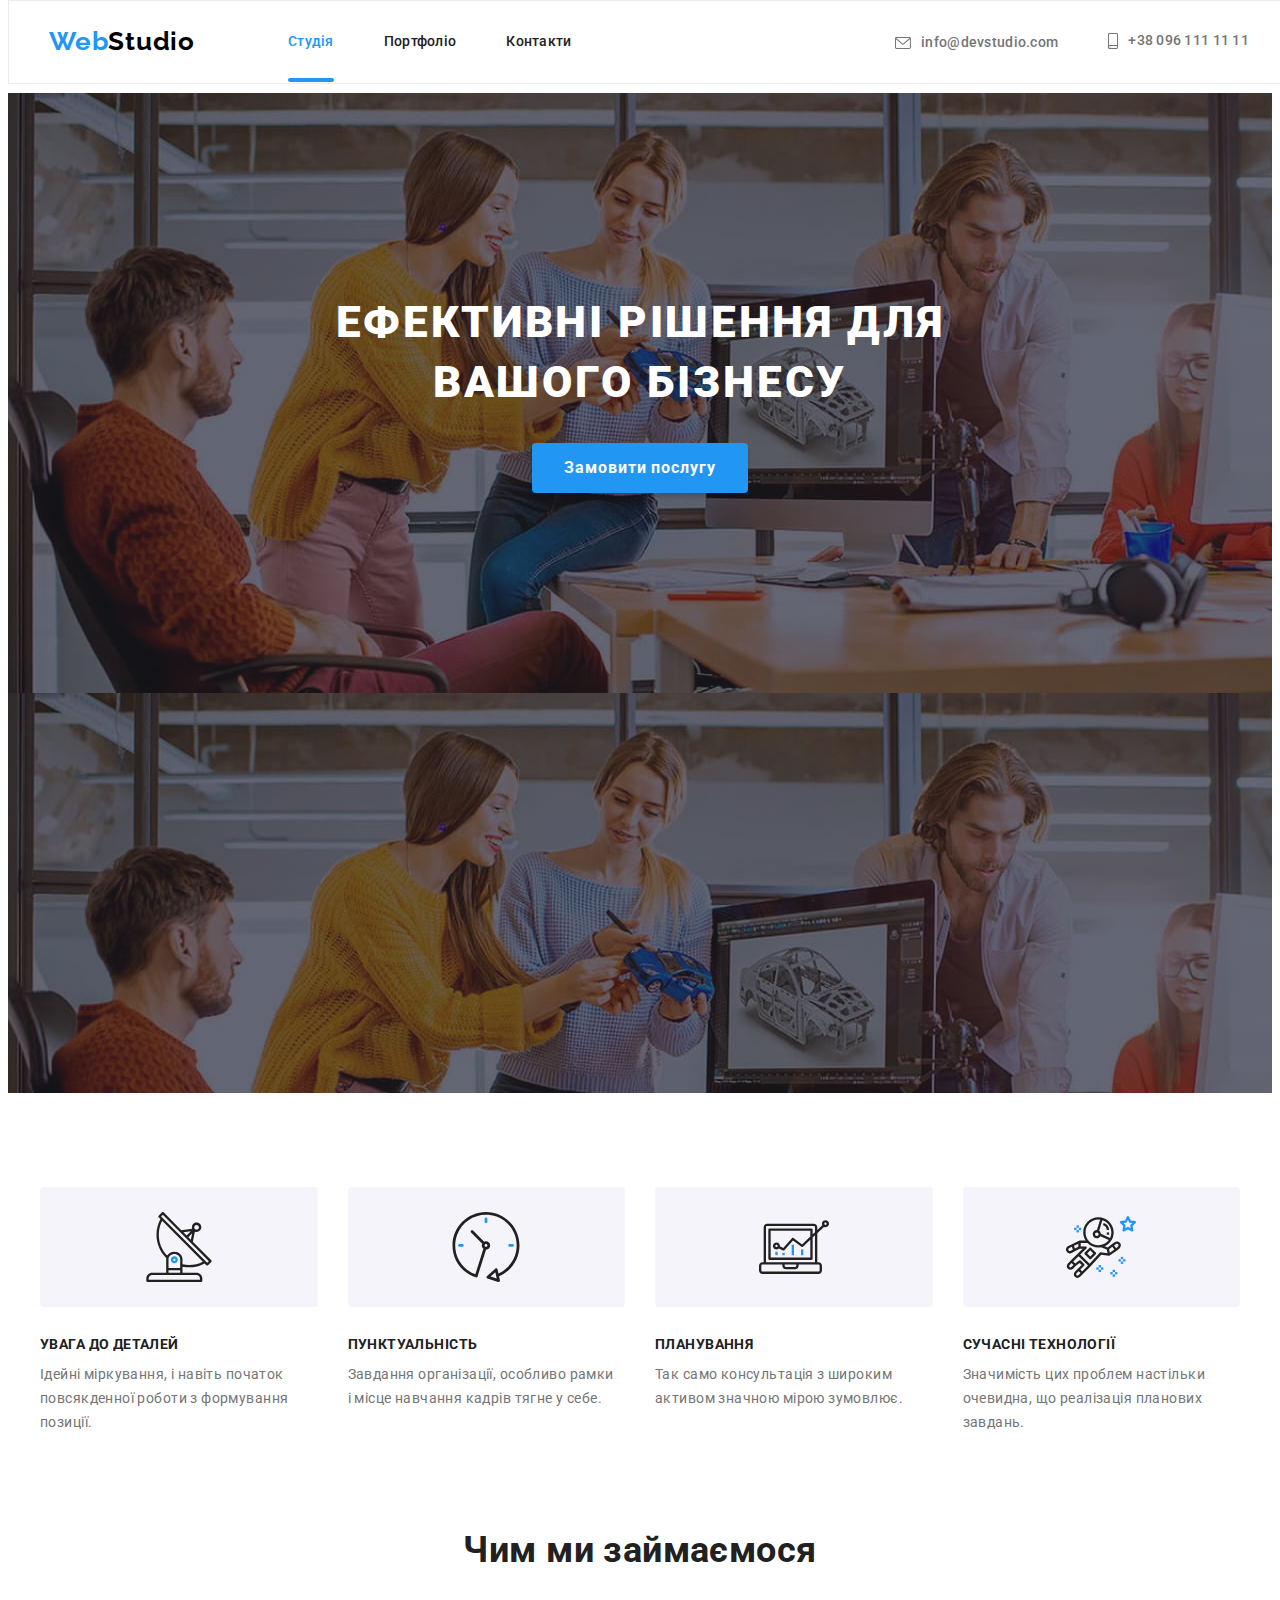
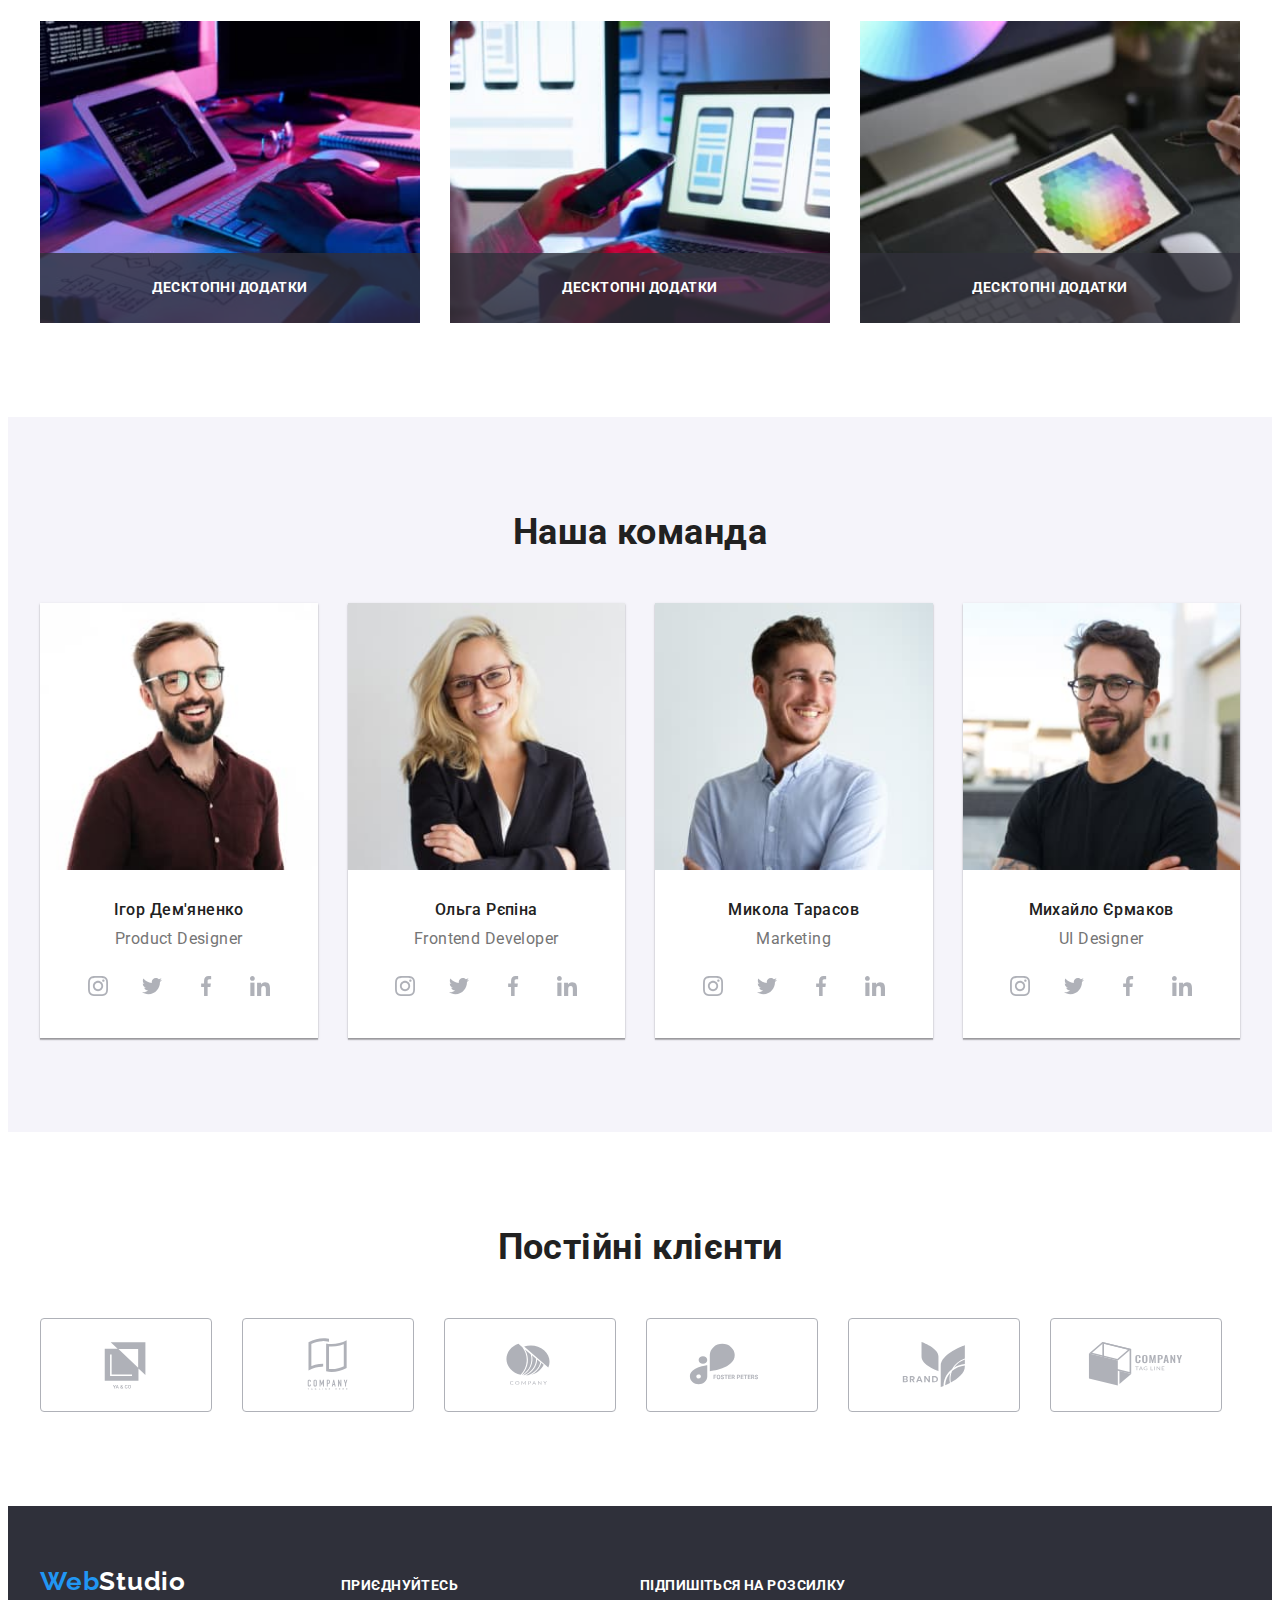
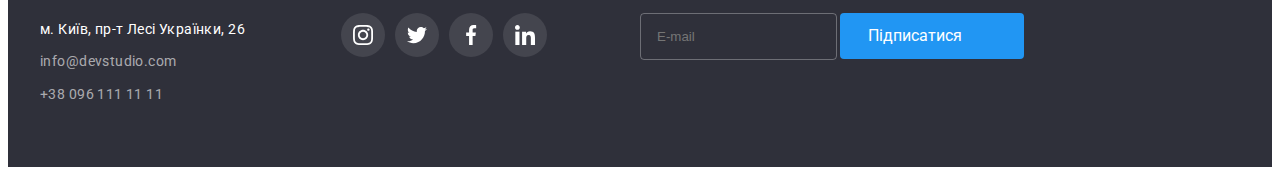
<file: index.html>
<!DOCTYPE html>
<html lang="uk">
  <head>
    <meta charset="UTF-8" />
    <meta http-equiv="X-UA-Compatible" content="IE=edge" />
    <meta name="viewport" content="width=device-width, initial-scale=1.0" />
    <title>Студія</title>
    <link rel="preconnect" href="https://fonts.googleapis.com" />
    <link rel="preconnect" href="https://fonts.gstatic.com" crossorigin />
    <link
      href="https://fonts.googleapis.com/css2?family=Raleway:wght@700&family=Roboto:wght@400;500;700;900&display=swap"
      rel="stylesheet"
    />
    <link
      rel="stylesheet"
      href="https://cdnjs.cloudflare.com/ajax/libs/modern-normalize/1.1.0/modern-normalize.min.css"
      integrity="sha512-wpPYUAdjBVSE4KJnH1VR1HeZfpl1ub8YT/NKx4PuQ5NmX2tKuGu6U/JRp5y+Y8XG2tV+wKQpNHVUX03MfMFn9Q=="
      crossorigin="anonymous"
      referrerpolicy="no-referrer"
    />
    <link rel="stylesheet" href="./css/styles.css" />
  </head>

  <body class="body">
    <!--Header-->
    <header class="page-header">
      <div class="container container-header">
        <nav class="nav-header">
          <a lang="en" class="logo link" href="./index.html"
            ><span class="logo-style">Web</span>Studio</a
          >

          <ul class="site-nav list">
            <li class="item"><a class="link current" href="./index.html">Студія</a></li>
            <li class="item"><a class="link" href="./portfolio.html">Портфоліо</a></li>
            <li class="item"><a class="link" href="">Контакти</a></li>
          </ul>
        </nav>

        <ul class="auth-nav list">
          <li class="item">
            <a class="link" href="mailto:info@devstudio.com"
              ><svg class="contact-icon" width="16" height="12">
                <use href="./images/icons-svg.svg#icon-envelope"></use></svg
              >info@devstudio.com</a
            >
          </li>
          <li class="item">
            <a class="link" href="tel:+380961111111"
              ><svg class="contact-icon" width="10" height="16">
                <use href="./images/icons-svg.svg#icon-smartphone"></use></svg
              >+38 096 111 11 11</a
            >
          </li>
        </ul>
      </div>
    </header>

    <main class="main">
      <!--Hero-->

      <section class="section hero overlay">
        <div class="container">
          <h1 class="hero-title">Ефективні рішення для вашого бізнесу</h1>
          <button type="button" class="button-hero" data-modal-open>Замовити послугу</button>
        </div>
      </section>

      <!-- Benefits -->
      <section class="section">
        <div class="container section-benefits">
          <h2 class="visually-hidden">Наші переваги</h2>
          <ul class="benefits-list list">
            <li class="item">
              <div class="container-icon-benefits">
                <svg class="icon-benefits" width="70" height="70">
                  <use href="./images/icons-svg.svg#icon-antenna"></use>
                </svg>
              </div>
              <h3 class="title">Увага до деталей</h3>
              <p>Ідейні міркування, і навіть початок повсякденної роботи з формування позиції.</p>
            </li>
            <li class="item">
              <div class="container-icon-benefits">
                <svg class="icon-benefits" width="70px" height="70px">
                  <use href="./images/icons-svg.svg#icon-clock"></use>
                </svg>
              </div>
              <h3 class="title">Пунктуальність</h3>
              <p>Завдання організації, особливо рамки i місце навчання кадрів тягне у себe.</p>
            </li>
            <li class="item">
              <div class="container-icon-benefits">
                <svg class="icon-benefits" width="70px" height="70px">
                  <use href="./images/icons-svg.svg#icon-diagram"></use>
                </svg>
              </div>
              <h3 class="title">Планування</h3>
              <p>Так само консультація з широким активом значною мірою зумовлює.</p>
            </li>
            <li class="item">
              <div class="container-icon-benefits">
                <svg class="icon-benefits" width="70px" height="70px">
                  <use href="./images/icons-svg.svg#icon-astronaut"></use>
                </svg>
              </div>
              <h3 class="title">Сучасні технології</h3>
              <p>Значимість цих проблем настільки очевидна, що реалізація планових завдань.</p>
            </li>
          </ul>
        </div>
      </section>

      <!-- Activity -->
      <section class="section activity">
        <div class="container">
          <h2 class="section-title">Чим ми займаємося</h2>
          <ul class="activity-list list">
            <li class="activity-list-item">
              <div class="activity-container-item-text">
                <p class="activity-item-text">Десктопні додатки</p>
              </div>
              <img
                class=""
                src="./images/img1.jpg"
                alt="Написання коду на планшеті"
                width="370"
                height="294"
              />
            </li>

            <li class="activity-list-item">
              <div class="activity-container-item-text">
                <p class="activity-item-text">Десктопні додатки</p>
              </div>
              <img
                class=""
                src="./images/img2.jpg"
                alt="Праця за комп'ютером"
                width="370"
                height="294"
              />
            </li>

            <li class="activity-list-item">
              <div class="activity-container-item-text">
                <p class="activity-item-text">Десктопні додатки</p>
              </div>
              <img
                class=""
                src="./images/img3.jpg"
                alt="Розробка коненту на планшеті"
                width="370"
                height="294"
              />
            </li>
          </ul>
        </div>
      </section>

      <!-- Team -->
      <section class="section team">
        <div class="container">
          <h2 class="section-title">Наша команда</h2>

          <ul class="team-list list">
            <li class="item">
              <img
                src="./images/igor.jpg"
                alt="Усміхнений хлопець у коричневій сорочці"
                width="270"
                height="260"
              />
              <div class="team-card">
                <h3 class="title">Ігор Дем'яненко</h3>
                <p class="text" lang="en">Product Designer</p>
                <ul class="social-list list">
                  <li class="social-item">
                    <a class="social-link link" href="#"
                      ><svg class="social-icon" width="20" height="20">
                        <use href="./images/icons-svg.svg#icon-instagram"></use></svg
                    ></a>
                  </li>
                  <li class="social-item">
                    <a class="social-link link" href="#"
                      ><svg class="social-icon" width="20" height="20">
                        <use href="./images/icons-svg.svg#icon-twitter"></use></svg
                    ></a>
                  </li>
                  <li class="social-item">
                    <a class="social-link link" href="#"
                      ><svg class="social-icon" width="20" height="20">
                        <use href="./images/icons-svg.svg#icon-facebook"></use></svg
                    ></a>
                  </li>
                  <li class="social-item">
                    <a class="social-link link" href="#"
                      ><svg class="social-icon" width="20" height="20">
                        <use href="./images/icons-svg.svg#icon-linkedin"></use></svg
                    ></a>
                  </li>
                </ul>
              </div>
            </li>

            <li class="item">
              <img
                src="./images/olga.jpg"
                alt="Усміхнена дівчина у піджаку"
                width="270"
                height="260"
              />
              <div class="team-card">
                <h3 class="title">Ольга Рєпіна</h3>
                <p class="text" lang="en">Frontend Developer</p>
                <ul class="social-list list">
                  <li class="social-item">
                    <a class="social-link link" href="#"
                      ><svg class="social-icon" width="20" height="20">
                        <use href="./images/icons-svg.svg#icon-instagram"></use></svg
                    ></a>
                  </li>
                  <li class="social-item">
                    <a class="social-link link" href="#"
                      ><svg class="social-icon" width="20" height="20">
                        <use href="./images/icons-svg.svg#icon-twitter"></use></svg
                    ></a>
                  </li>
                  <li class="social-item">
                    <a class="social-link link" href="#"
                      ><svg class="social-icon" width="20" height="20">
                        <use href="./images/icons-svg.svg#icon-facebook"></use></svg
                    ></a>
                  </li>
                  <li class="social-item">
                    <a class="social-link link" href="#"
                      ><svg class="social-icon" width="20" height="20">
                        <use href="./images/icons-svg.svg#icon-linkedin"></use></svg
                    ></a>
                  </li>
                </ul>
              </div>
            </li>

            <li class="item">
              <img
                src="./images/mikola.jpg"
                alt="Усміхнений хлопець у білій сорочці"
                width="270"
                height="260"
              />
              <div class="team-card">
                <h3 class="title">Микола Тарасов</h3>
                <p class="text" lang="en">Marketing</p>
                <ul class="social-list list">
                  <li class="social-item">
                    <a class="social-link link" href="#"
                      ><svg class="social-icon" width="20" height="20">
                        <use href="./images/icons-svg.svg#icon-instagram"></use></svg
                    ></a>
                  </li>
                  <li class="social-item">
                    <a class="social-link link" href="#"
                      ><svg class="social-icon" width="20" height="20">
                        <use href="./images/icons-svg.svg#icon-twitter"></use></svg
                    ></a>
                  </li>
                  <li class="social-item">
                    <a class="social-link link" href="#"
                      ><svg class="social-icon" width="20" height="20">
                        <use href="./images/icons-svg.svg#icon-facebook"></use></svg
                    ></a>
                  </li>
                  <li class="social-item">
                    <a class="social-link link" href="#"
                      ><svg class="social-icon" width="20" height="20">
                        <use href="./images/icons-svg.svg#icon-linkedin"></use></svg
                    ></a>
                  </li>
                </ul>
              </div>
            </li>

            <li class="item">
              <img
                src="./images/mykhailo.jpg"
                alt="Усміхнений хлопець у чорній футболці"
                width="270"
                height="260"
              />
              <div class="team-card">
                <h3 class="title">Михайло Єрмаков</h3>
                <p class="text" lang="en">UI Designer</p>
                <ul class="social-list list">
                  <li class="social-item">
                    <a class="social-link link" href="#"
                      ><svg class="social-icon" width="20" height="20">
                        <use href="./images/icons-svg.svg#icon-instagram"></use></svg
                    ></a>
                  </li>
                  <li class="social-item">
                    <a class="social-link link" href="#"
                      ><svg class="social-icon" width="20" height="20">
                        <use href="./images/icons-svg.svg#icon-twitter"></use></svg
                    ></a>
                  </li>
                  <li class="social-item">
                    <a class="social-link link" href="#"
                      ><svg class="social-icon" width="20" height="20">
                        <use href="./images/icons-svg.svg#icon-facebook"></use></svg
                    ></a>
                  </li>
                  <li class="social-item">
                    <a class="social-link link" href="#"
                      ><svg class="social-icon" width="20" height="20">
                        <use href="./images/icons-svg.svg#icon-linkedin"></use></svg
                    ></a>
                  </li>
                </ul>
              </div>
            </li>
          </ul>
        </div>
      </section>

      <!-- CLIENTS -->
      <div class="container">
        <section class="client-section section">
          <h2 class="section-title">Постійні клієнти</h2>
          <ul class="client-list list">
            <li class="client-item">
              <a class="client-link link" href="#"
                ><svg class="client-icon" width="106" height="60">
                  <use href="./images/icons-svg.svg#icon-Client1"></use></svg
              ></a>
            </li>
            <li class="client-item">
              <a class="client-link link" href="#"
                ><svg class="client-icon" width="106" height="60">
                  <use href="./images/icons-svg.svg#icon-Client2"></use></svg
              ></a>
            </li>
            <li class="client-item">
              <a class="client-link link" href="#"
                ><svg class="client-icon" width="106" height="60">
                  <use href="./images/icons-svg.svg#icon-Client3"></use></svg
              ></a>
            </li>
            <li class="client-item">
              <a class="client-link link" href="#"
                ><svg class="client-icon" width="106" height="60">
                  <use href="./images/icons-svg.svg#icon-Client4"></use></svg
              ></a>
            </li>
            <li class="client-item">
              <a class="client-link link" href="#"
                ><svg class="client-icon" width="106" height="60">
                  <use href="./images/icons-svg.svg#icon-Client5"></use></svg
              ></a>
            </li>
            <li class="client-item">
              <a class="client-link link" href="#"
                ><svg class="client-icon" width="106" height="60">
                  <use href="./images/icons-svg.svg#icon-Client6"></use></svg
              ></a>
            </li>
          </ul>
        </section>
      </div>
    </main>

    <!--Footer-->
    <footer class="footer">
      <div class="container container-footer">
        <div class="container-logo-address">
          <a lang="en" class="footer-logo link" href="./index.html"
            ><span class="logo-style">Web</span>Studio</a
          >

          <address class="address">
            <ul class="list">
              <li class="item">
                <a class="first-link link" href="https://goo.gl/maps/CPtrU1FHBa2aNyZL9"
                  >м. Київ, пр-т Лесі Українки, 26</a
                >
              </li>
              <li class="item">
                <a class="link" href="mailto:info@devstudio.com">info@devstudio.com</a>
              </li>
              <li class="item"><a class="link" href="tel:+380961111111">+38 096 111 11 11</a></li>
            </ul>
          </address>
        </div>

        <div class="container-social-footer">
          <b class="social-text">Приєднуйтесь</b>
          <ul class="social-list list">
            <li class="social-item">
              <a class="social-link link" href="#"
                ><svg class="social-icon" width="20" height="20">
                  <use href="./images/icons-svg.svg#icon-instagram"></use></svg
              ></a>
            </li>
            <li class="social-item">
              <a class="social-link link" href="#"
                ><svg class="social-icon link" width="20" height="20">
                  <use href="./images/icons-svg.svg#icon-twitter"></use></svg
              ></a>
            </li>
            <li class="social-item">
              <a class="social-link link" href="#"
                ><svg class="social-icon" width="20" height="20">
                  <use href="./images/icons-svg.svg#icon-facebook"></use></svg
              ></a>
            </li>
            <li class="social-item">
              <a class="social-link link" href="#"
                ><svg class="social-icon" width="20" height="20">
                  <use href="./images/icons-svg.svg#icon-linkedin"></use></svg
              ></a>
            </li>
          </ul>
        </div>

        <div class="container-footer-form">
          <b class="footer-form-uptext">Підпишіться на розсилку</b>
          <form class="footer-form">
            <input
              class="footer-form-placeholder"
              type="mail"
              name="mail"
              placeholder="E-mail"
              id=""
            />
            <button class="footer-form-button" type="submit">Підписатися</button>
          </form>
        </div>
      </div>
    </footer>

    <div class="backdrop is-hidden" data-modal>
      <div class="backdrop-modal">
        <button type="button" class="backdrop-modal-close-button" data-modal-close>
          <svg class="backdrop-modal-close-icon" width="11" height="11">
            <use href="./images/icons-svg.svg#icon-cross-button"></use>
          </svg>
        </button>
        <b>Залиште свої дані, ми вам передзвонимо</b>
        <form class="subscribe">
          <div class="subscribe-form-field">
            <input type="text" name="mame" id="name" />
            <label for="name">Ім'я</label>
            <!-- <svg>
              <use></use>
            </svg> -->
          </div>
          <div class="subscribe-form-field">
            <input type="text" name="tel" id="tel" />
            <label for="tel">Телефон</label>
            <!-- <svg>
              <use></use>
            </svg> -->
          </div>
          <div class="subscribe-form-field">
            <input type="text" name="mail" id="mail" />
            <label for="mail">Пошта</label>
            <!-- <svg>
              <use></use>
            </svg> -->
          </div>
          <div class="subscribe-form-field">
            <label for="comment">Коментар</label>
            <textarea placeholder="Введіть текст" name="comment" id="comment" rows="8"> </textarea>
          </div>

          <div class="subscribe-form-field">
            <input type="checkbox" name="conditions" value="conditions" id="conditions" />
            <label for="conditions"
              >Погоджуюся з розсилкою та приймаю Умови договору
              <a href="#m">Умови договору</a></label
            >
          </div>
        </form>
        <button class="subscrib-button" type="submit">Відправити</button>
      </div>
    </div>

    <script src="./js/modal.js"></script>
  </body>
</html>
</file>
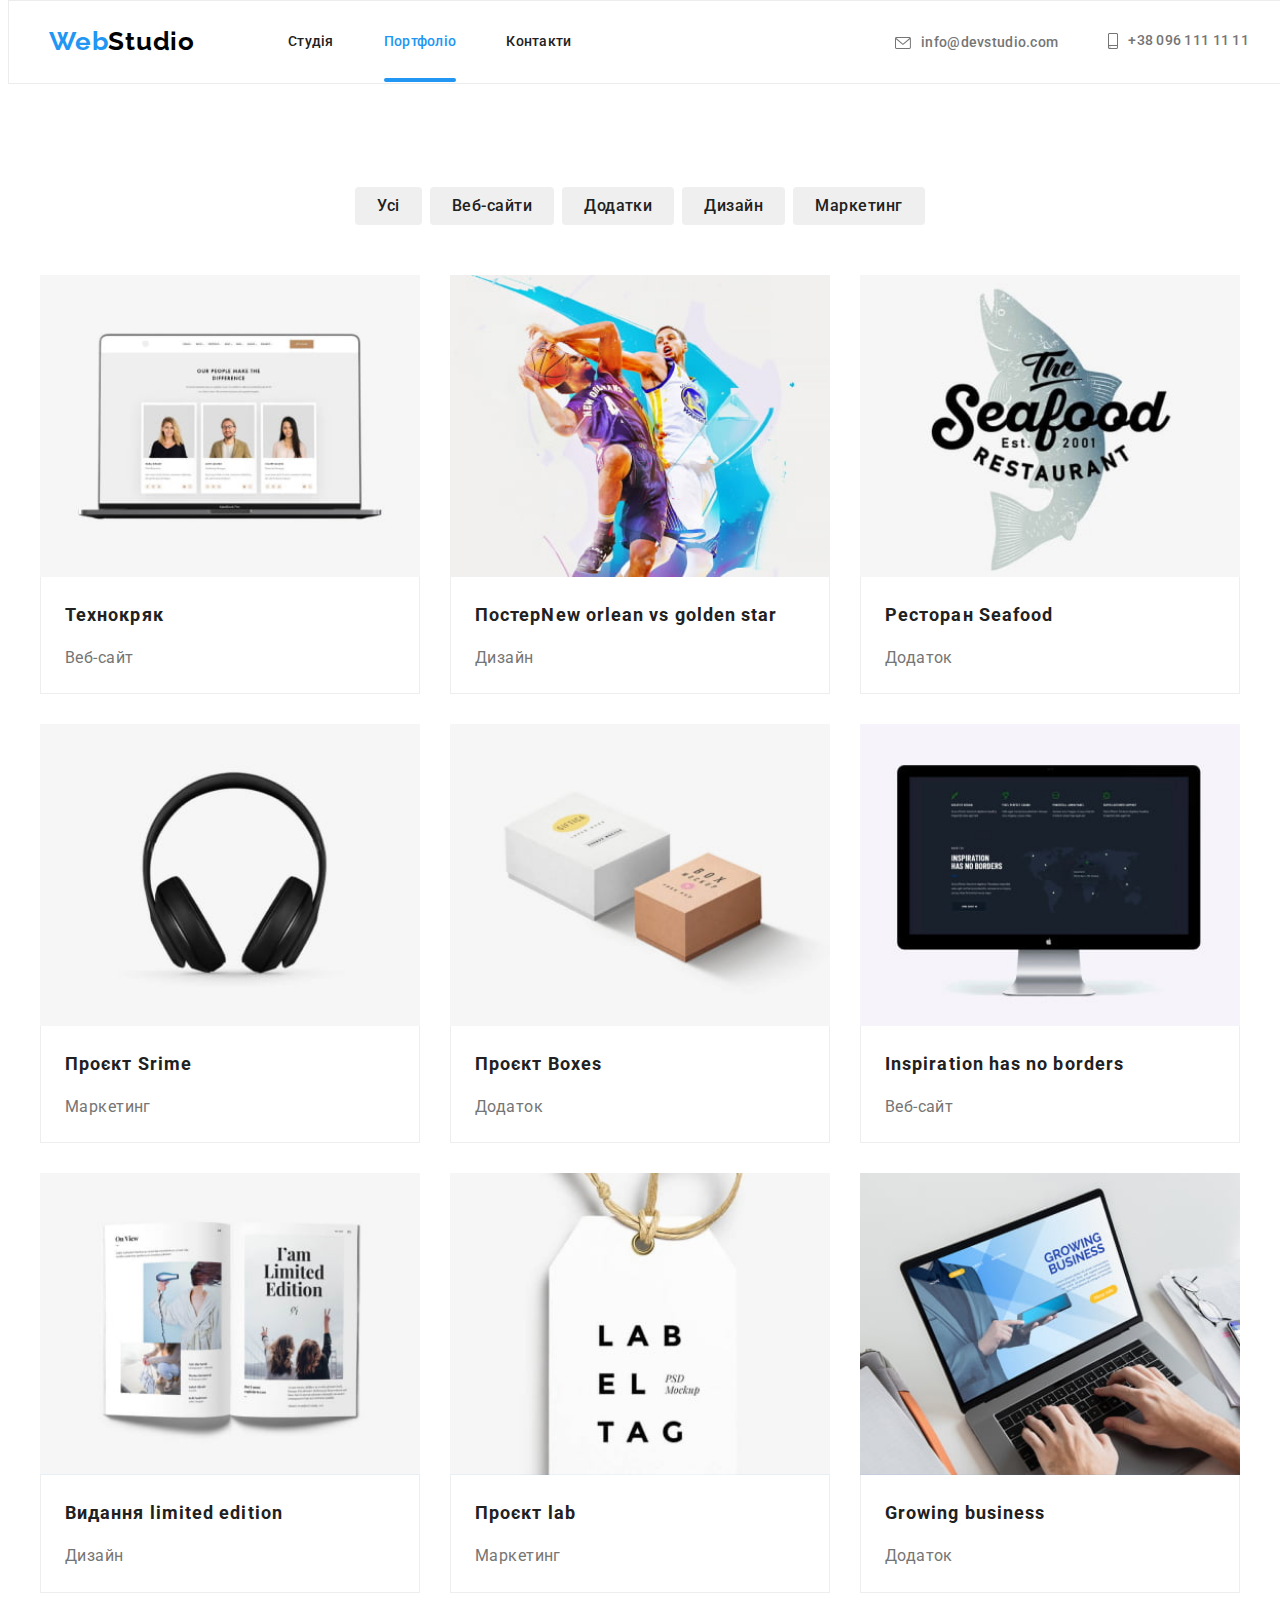
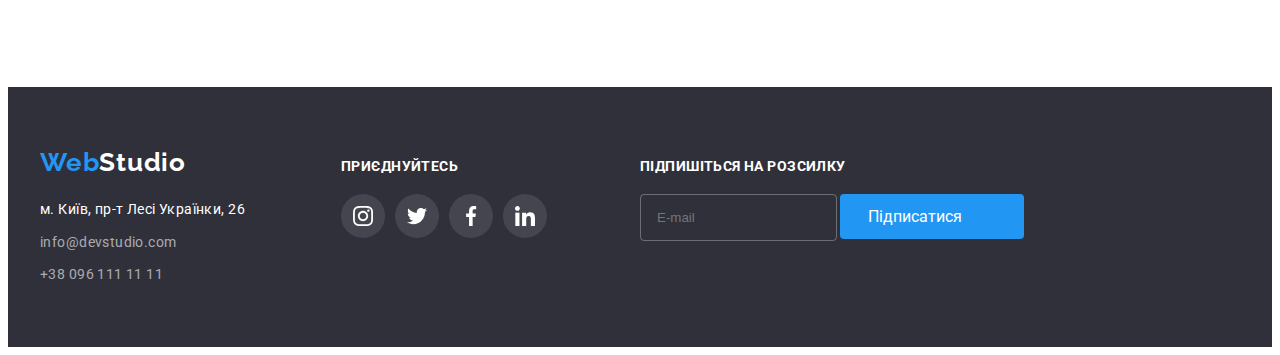
<file: portfolio.html>
<!DOCTYPE html>
<html lang="uk">
  <head>
    <meta charset="UTF-8" />
    <meta http-equiv="X-UA-Compatible" content="IE=edge" />
    <meta name="viewport" content="width=device-width, initial-scale=1.0" />
    <title>Портфоліо</title>
    <link rel="preconnect" href="https://fonts.googleapis.com" />
    <link rel="preconnect" href="https://fonts.gstatic.com" crossorigin />
    <link
      href="https://fonts.googleapis.com/css2?family=Raleway:wght@700&family=Roboto:wght@400;500;700;900&display=swap"
      rel="stylesheet"
    />
    <link
      rel="stylesheet"
      href="https://cdnjs.cloudflare.com/ajax/libs/modern-normalize/1.1.0/modern-normalize.min.css"
      integrity="sha512-wpPYUAdjBVSE4KJnH1VR1HeZfpl1ub8YT/NKx4PuQ5NmX2tKuGu6U/JRp5y+Y8XG2tV+wKQpNHVUX03MfMFn9Q=="
      crossorigin="anonymous"
      referrerpolicy="no-referrer"
    />
    <link rel="stylesheet" href="./css/styles.css" />
  </head>

  <body class="body">
    <!--Header-->
    <header class="page-header">
      <div class="container container-header">
        <nav class="nav-header">
          <a lang="en" class="logo link" href="./index.html"
            ><span class="logo-style">Web</span>Studio</a
          >

          <ul class="site-nav list">
            <li class="item"><a class="link" href="./index.html">Студія</a></li>
            <li class="item"><a class="link current" href="./portfolio.html">Портфоліо</a></li>
            <li class="item"><a class="link" href="">Контакти</a></li>
          </ul>
        </nav>

        <ul class="auth-nav list">
          <li class="item">
            <a class="link" href="mailto:info@devstudio.com"
              ><svg class="contact-icon" width="16" height="12">
                <use href="./images/icons-svg.svg#icon-envelope"></use></svg
              >info@devstudio.com</a
            >
          </li>
          <li class="item">
            <a class="link" href="tel:+380961111111"
              ><svg class="contact-icon" width="10" height="16">
                <use href="./images/icons-svg.svg#icon-smartphone"></use></svg
              >+38 096 111 11 11</a
            >
          </li>
        </ul>
      </div>
    </header>

    <!--Main-->
    <main>
      <section class="section projects">
        <h1 class="visually-hidden">Навігація сайту</h1>
        <div class="container">
          <ul class="button-list list">
            <li class="item"><button type="button" class="filtr-button">Усі</button></li>
            <li class="item"><button type="button" class="filtr-button">Веб-сайти</button></li>
            <li class="item"><button type="button" class="filtr-button">Додатки</button></li>
            <li class="item"><button type="button" class="filtr-button">Дизайн</button></li>
            <li class="item"><button type="button" class="filtr-button">Маркетинг</button></li>
          </ul>
          <ul class="card-set list">
            <li class="item">
              <a href="" class="link card-link"
                ><div class="card-thumb">
                  <img src="./images/technocrack.jpg" width="370" height="294" alt="Веб-сайт" />
                  <div class="projects-overlay">
                    <p class="card-thumb-text">
                      Ресурс пропонує комплексні пропозиції з різним рівнем функціоналу та сервісів.
                      Все це дозволить відвідувачу отримати вичерпні відомості про компанію чи
                      приватну особу.
                    </p>
                  </div>
                </div>

                <div class="card-info">
                  <h2 class="title">Технокряк</h2>
                  <p class="card-info-text">Веб-сайт</p>
                </div></a
              >
            </li>

            <li class="item">
              <a href="" class="link card-link"
                ><div class="card-thumb">
                  <img
                    src="./images/neworleanvsgoldenstar.jpg"
                    width="370"
                    height="294"
                    alt="Постер
                гри з баскетболу"
                  />
                  <div class="projects-overlay">
                    <p class="card-thumb-text">
                      Ресурс пропонує комплексні пропозиції з різним рівнем функціоналу та сервісів.
                      Все це дозволить відвідувачу отримати вичерпні відомості про компанію чи
                      приватну особу.
                    </p>
                  </div>
                </div>

                <div class="card-info">
                  <h2 class="title">Постер<span lang="en">New orlean vs golden star</span></h2>
                  <p class="card-info-text">Дизайн</p>
                </div></a
              >
            </li>

            <li class="item">
              <a href="" class="link card-link"
                ><div class="card-thumb">
                  <img
                    src="./images/seafood.jpg"
                    width="370"
                    height="294"
                    alt=" Додаток ресторану"
                  />
                  <div class="projects-overlay">
                    <p class="card-thumb-text">
                      Ресурс пропонує комплексні пропозиції з різним рівнем функціоналу та сервісів.
                      Все це дозволить відвідувачу отримати вичерпні відомості про компанію чи
                      приватну особу.
                    </p>
                  </div>
                </div>

                <div class="card-info">
                  <h2 class="title">Ресторан <span lang="en">Seafood</span></h2>
                  <p class="card-info-text">Додаток</p>
                </div></a
              >
            </li>

            <li class="item">
              <a href="" class="link card-link"
                ><div class="card-thumb">
                  <img src="./images/prime.jpg" width="370" height="294" alt="Чорні навушники" />
                  <div class="projects-overlay">
                    <p class="card-thumb-text">
                      Ресурс пропонує комплексні пропозиції з різним рівнем функціоналу та сервісів.
                      Все це дозволить відвідувачу отримати вичерпні відомості про компанію чи
                      приватну особу.
                    </p>
                  </div>
                </div>

                <div class="card-info">
                  <h2 class="title">Проєкт <span lang="en">Srime</span></h2>
                  <p class="card-info-text">Маркетинг</p>
                </div></a
              >
            </li>

            <li class="item">
              <a href="" class="link card-link"
                ><div class="card-thumb">
                  <img src="./images/boxes.jpg" width="370" height="294" alt="Додаток" />
                  <div class="projects-overlay">
                    <p class="card-thumb-text">
                      Ресурс пропонує комплексні пропозиції з різним рівнем функціоналу та сервісів.
                      Все це дозволить відвідувачу отримати вичерпні відомості про компанію чи
                      приватну особу.
                    </p>
                  </div>
                </div>

                <div class="card-info">
                  <h2 class="title">Проєкт <span lang="en">Boxes</span></h2>
                  <p class="card-info-text">Додаток</p>
                </div></a
              >
            </li>

            <li class="item">
              <a href="" class="link card-link"
                ><div class="card-thumb">
                  <img
                    src="./images/inspirationhasnoborders.jpg"
                    width="370"
                    height="294"
                    alt="Веб-сайт"
                  />
                  <div class="projects-overlay">
                    <p class="card-thumb-text">
                      Ресурс пропонує комплексні пропозиції з різним рівнем функціоналу та сервісів.
                      Все це дозволить відвідувачу отримати вичерпні відомості про компанію чи
                      приватну особу.
                    </p>
                  </div>
                </div>

                <div class="card-info">
                  <h2 class="title"><span lang="en">Inspiration has no borders</span></h2>
                  <p class="card-info-text">Веб-сайт</p>
                </div></a
              >
            </li>

            <li class="item">
              <a href="" class="link card-link"
                ><div class="card-thumb">
                  <img
                    src="./images/limitededition.jpg"
                    width="370"
                    height="294"
                    alt="Розгорнута
                книга"
                  />
                  <div class="projects-overlay">
                    <p class="card-thumb-text">
                      Ресурс пропонує комплексні пропозиції з різним рівнем функціоналу та сервісів.
                      Все це дозволить відвідувачу отримати вичерпні відомості про компанію чи
                      приватну особу.
                    </p>
                  </div>
                </div>

                <div class="card-info">
                  <h2 class="title">Видання <span lang="en">limited edition</span></h2>
                  <p class="card-info-text">Дизайн</p>
                </div></a
              >
            </li>

            <li class="item">
              <a href="" class="link card-link"
                ><div class="card-thumb">
                  <img src="./images/lab.jpg" width="370" height="294" alt="Бирка" />
                  <div class="projects-overlay">
                    <p class="card-thumb-text">
                      Ресурс пропонує комплексні пропозиції з різним рівнем функціоналу та сервісів.
                      Все це дозволить відвідувачу отримати вичерпні відомості про компанію чи
                      приватну особу.
                    </p>
                  </div>
                </div>

                <div class="card-info">
                  <h2 class="title">Проєкт <span lang="en">lab</span></h2>
                  <p class="card-info-text">Маркетинг</p>
                </div></a
              >
            </li>

            <li class="item">
              <a href="" class="link card-link"
                ><div class="card-thumb">
                  <img
                    src="./images/growingbusiness.jpg"
                    width="370"
                    height="294"
                    alt="Додаток
                відкритий на десктопі"
                  />
                  <div class="projects-overlay">
                    <p class="card-thumb-text">
                      Ресурс пропонує комплексні пропозиції з різним рівнем функціоналу та сервісів.
                      Все це дозволить відвідувачу отримати вичерпні відомості про компанію чи
                      приватну особу.
                    </p>
                  </div>
                </div>

                <div class="card-info">
                  <h2 class="title"><span lang="en">Growing business</span></h2>
                  <p class="card-info-text">Додаток</p>
                </div></a
              >
            </li>
          </ul>
        </div>
      </section>
    </main>

    <!--Footer-->
    <footer class="footer">
      <div class="container container-footer">
        <div class="container-logo-address">
          <a lang="en" class="footer-logo link" href="./index.html"
            ><span class="logo-style">Web</span>Studio</a
          >

          <address class="address">
            <ul class="list">
              <li class="item">
                <a class="first-link link" href="https://goo.gl/maps/CPtrU1FHBa2aNyZL9"
                  >м. Київ, пр-т Лесі Українки, 26</a
                >
              </li>
              <li class="item">
                <a class="link" href="mailto:info@devstudio.com">info@devstudio.com</a>
              </li>
              <li class="item"><a class="link" href="tel:+380961111111">+38 096 111 11 11</a></li>
            </ul>
          </address>
        </div>

        <div class="container-social-footer">
          <b class="social-text">Приєднуйтесь</b>
          <ul class="social-list list">
            <li class="social-item">
              <a class="social-link link" href="#"
                ><svg class="social-icon" width="20" height="20">
                  <use href="./images/icons-svg.svg#icon-instagram"></use></svg
              ></a>
            </li>
            <li class="social-item">
              <a class="social-link link" href="#"
                ><svg class="social-icon link" width="20" height="20">
                  <use href="./images/icons-svg.svg#icon-twitter"></use></svg
              ></a>
            </li>
            <li class="social-item">
              <a class="social-link link" href="#"
                ><svg class="social-icon" width="20" height="20">
                  <use href="./images/icons-svg.svg#icon-facebook"></use></svg
              ></a>
            </li>
            <li class="social-item">
              <a class="social-link link" href="#"
                ><svg class="social-icon" width="20" height="20">
                  <use href="./images/icons-svg.svg#icon-linkedin"></use></svg
              ></a>
            </li>
          </ul>
        </div>

        <div class="container-footer-form">
          <b class="footer-form-uptext">Підпишіться на розсилку</b>
          <form class="footer-form">
            <input
              class="footer-form-placeholder"
              type="mail"
              name="mail"
              placeholder="E-mail"
              id=""
            />
            <button class="footer-form-button" type="submit">Підписатися</button>
          </form>
        </div>
      </div>
    </footer>
  </body>
</html>
</file>
<file: css/styles.css>
/* Color palette */

/* Main color text #212121; */
/* Second color text #757575; */
/* accent #2196F3; */
/* white #FFFFFF; */
/* rgba-white rgba(255, 255, 255, 0.6); */
/* background color: #FFFFFF; */
/* Footer and hero background color: #2F303A; */
/* Second background color: #F5F4FA; */

:root {
  --main-color: #212121;
  --second-color: #757575;
  --accent: #2196f3;
  --footer-hero: #2f303a;
  --white: #ffffff;
  --card-set-gap: 30px;
  --card-set-gap2: 20px;
  --social-list-gap: 10px;
  --timing-function: cubic-bezier(0.4, 0, 0.2, 1);
}

/* ------Body----- */
/* !---------------------------------------------------------------------- */
.card-link,
.client-link,
.social-link,
.container-header .link,
.address .link,
button {
  transition: color 250ms var(--timing-function);
}

.social-link {
  transition-property: background-color, color;
}

.client-link {
  transition-property: border, color;
}

.card-link {
  display: block;
  transition-property: box-shadow;
}

button {
  font-size: 16px;
  border-radius: 4px;
  border: none;
  border: none;
  cursor: pointer;
  font-family: inherit;
  color: var(--white);

  transition-property: background-color, box-shadow;
}
/* !---------------------------------------------------------------------- */
.body {
  color: var(--main-color);
  background-color: var(--white);

  font-family: 'Roboto', sans-serif;
  font-size: 14px;
  letter-spacing: 0.03em;

  padding-top: 85px;
}

.container {
  margin-left: auto;
  margin-right: auto;
  padding-left: 15px;
  padding-right: 15px;
  width: 1200px;
}

.container-header {
  display: flex;
  align-items: center;
}

.link {
  text-decoration: none;
}

.list {
  padding: 0;
  margin: 0;
  list-style: none;
}

.section {
  padding-top: 94px;
  padding-bottom: 94px;

  font-size: 14px;
  line-height: 1.71;
}

.visually-hidden {
  position: absolute;
  white-space: nowrap;
  width: 1px;
  height: 1px;
  overflow: hidden;
  border: 0;
  padding: 0;
  clip: rect(0 0 0 0);
  clip-path: inset(50%);
  margin: -1px;
}
/* !-----------------------------backdrop----------------------------- */
.backdrop {
  position: fixed;
  top: 0;
  left: 0;
  width: 100%;
  height: 100%;

  background-color: #00000033;

  opacity: 1;
  transition: opacity 250ms var(--timing-function);
}

.backdrop-modal {
  position: absolute;
  left: 50%;
  top: 50%;

  height: 581px;
  width: 528px;

  border-radius: 4px;
  background-color: var(--white);

  transform: translate(-50%, -50%) scale(1) rotate(360deg);
  transition: transform 250ms var(--timing-function);
}

.backdrop.is-hidden {
  opacity: 0;
  pointer-events: none;
}

.backdrop.is-hidden .backdrop-modal {
  transform: translate(-50%, -50%) scale(0.5) rotate(180deg);
}

.backdrop-modal-close-button {
  position: absolute;
  top: 8px;
  right: 8px;

  height: 30px;
  width: 30px;

  display: flex;
  justify-content: center;
  align-items: center;

  border-radius: 50%;
  border: 1px solid #0000001a;

  background-color: var(--white);
}

.backdrop-modal-close-icon {
}

.subscribe {
}
.subscribe-form-field {
}
.subscrib-button {
  background-color: var(--accent);

  height: 50px;
  width: 200px;
}
.subscrib-button:hover {
  background-color: #188ce8;
  box-shadow: 0px 4px 4px 0px #00000026;
}

/* !-----------------------------backdrop-end----------------------------- */

img {
  display: block;
  height: auto;
  width: 100%;
}

/* -------------------------------Header------------------------------- */
.container-header {
  display: flex;
  align-items: center;
}

.nav-header {
  display: flex;
}

.logo,
.footer-logo {
  font-family: 'Raleway', sans-serif;
  font-weight: 700;
  font-size: 26px;
  line-height: 1.2;
  letter-spacing: 0.03em;
}

.logo {
  color: #000000;
  padding-top: 24px;
  padding-bottom: 25px;
}

.logo-style {
  color: var(--accent);
}

.site-nav .link,
.auth-nav .link {
  display: flex;
  padding-top: 32px;
  padding-bottom: 32px;

  align-items: center;
  font-weight: 500;
  line-height: 1.14;
  letter-spacing: 0.02em;
}

.site-nav .link {
  color: var(--main-color);
}

.auth-nav .link {
  color: var(--second-color);
}

.site-nav .link:hover,
.auth-nav .link:hover,
.site-nav .link:focus,
.auth-nav .link:focus {
  color: var(--accent);
}

.site-nav .current {
  position: relative;
  color: var(--accent);
}

.site-nav .current::after {
  position: absolute;
  content: '';
  bottom: 0;
  left: 0;

  content: '';
  width: 100%;
  height: 4px;
  border-radius: 2px;

  position: absolute;
  bottom: 0;
  left: 0;

  background-color: var(--accent);
}

.site-nav {
  display: flex;
  margin-left: 93px;

  gap: 50px;
}

.auth-nav {
  display: flex;
  margin-left: auto;
  align-items: baseline;

  gap: 50px;
}

.page-header {
  background-color: var(--white);
  border: 1px solid #ececec;
}

.contact-icon {
  fill: currentColor;
  margin-right: 10px;
}

.page-header {
  position: fixed;
  width: 100%;
  top: 0;

  z-index: 1;
}
/* -------------------------------Footer------------------------------- */

.footer {
  padding-top: 60px;
  padding-bottom: 60px;
  background-color: var(--footer-hero);
}

.footer-logo {
  color: var(--white);

  display: inline-block;
  margin-bottom: 20px;
}

.address {
  font-style: normal;
  font-weight: normal;

  line-height: 1.7;
}

.address .link {
  color: rgba(255, 255, 255, 0.6);
}

.address .first-link {
  color: #fff;
}

.address .link:hover,
.address .first-link:hover,
.address .link:focus,
.address .first-link:focus {
  color: var(--accent);
}

.address .item + .item {
  margin-top: 9px;
}

.container-footer {
  display: flex;
  align-items: baseline;
}

.container-logo-address {
  width: 231px;
}

/* -------------------------------Container-Social-footer------------------------------- */

.container-social-footer {
  display: inline-block;
  align-items: flex-start;

  margin-left: 70px;
}

.container-social-footer .social-link {
  background-color: rgba(255, 255, 255, 0.1);
}

.container-social-footer .social-icon {
  fill: var(--white);
}

.container-social-footer .social-text {
  display: block;
  text-transform: uppercase;
  color: var(--white);

  margin-bottom: 20px;
}

/* -------------------------------container-footer-form------------------------------- */

.container-footer-form {
  margin-left: 93px;
}
.footer-form-uptext {
  display: block;
  text-transform: uppercase;
  color: var(--white);

  margin-bottom: 20px;
}

.footer-form {
}

.footer-form input {
  padding-top: 15px;
  padding-bottom: 15px;
  padding-left: 16px;

  background-color: #2196f300;
  color: #ffffff4d;

  border: 1px solid #ffffff4d;
  border-radius: 4px;
}

.footer-form-placeholder {
}

.footer-form-button {
  padding-top: 10px;
  padding-bottom: 10px;
  padding-left: 28px;
  padding-right: 62px;
  line-height: 1.6;
  letter-spacing: 0, 6;

  background-color: var(--accent);
}

.footer-form-button:hover {
  background-color: #188ce8;
  box-shadow: 0px 4px 4px 0px #00000026;
}

/* -------------------------------MAIN------------------------------- */
/* ?-------------------------------STUSIO------------------------------- */

/* -------------------------------HERO------------------------------- */

.overlay {
  margin-left: auto;
  margin-right: auto;

  height: 600px;
  max-width: 1600px;

  background-image: linear-gradient(rgba(47, 48, 58, 0.4), rgba(47, 48, 58, 0.4)),
    url(../images/team.jpg);
  /* background-size: cover;
  background-repeat: no-repeat;
  background-position: center; */
}

.hero {
  padding-top: 200px;
  padding-bottom: 200px;
  text-align: center;
}

.hero-title {
  margin-top: 0;
  margin-bottom: 30px;
  margin-left: auto;
  margin-right: auto;

  width: 696px;
  color: var(--white);
  font-weight: 900;
  font-size: 44px;
  line-height: 1.36;
  letter-spacing: 0.06em;
  text-transform: uppercase;
}

/* Main button */

.button-hero {
  /* display: inline-block; */
  min-width: 216px;
  padding: 10px 32px;
  text-align: center;
  align-items: center;
  box-shadow: 0px 4px 4px 0px rgba(0, 0, 0, 0.15);

  font-weight: 700;
  line-height: 1.88;
  letter-spacing: 0.06em;

  background: #2196f3;
}

.button-hero:hover,
.button-hero:focus {
  color: var(--white);
  background-color: #188ce8;

  cursor: pointer;
}

/* -----------BENEFITS------------- */

.benefits-list .title {
  margin-top: 0;
  margin-bottom: 10px;
  margin-right: 0;

  font-size: 14px;
  line-height: 1.14;
  text-transform: uppercase;
}

.benefits-list p {
  margin-top: 0;
  margin-bottom: 0;

  color: var(--second-color);
  display: inline-block;
  width: 270px;
  height: 72px;
  line-height: 1.71;
}

.benefits-list {
  display: flex;
  flex-wrap: wrap;
  gap: var(--card-set-gap);
}

.container-icon-benefits {
  background-color: #f5f4fa;
  height: 120px;

  margin-bottom: 30px;
  border-radius: 4px;

  display: flex;
  align-items: center;
  justify-content: center;
}

.icon-benefits {
  fill: var(--main-color);
}

.benefits-list .item {
  flex-basis: calc((100% - 90px) / 4);
}

/* -----------ACTIVITY------------- */

.activity {
  padding-top: 0;
}

.section-title {
  margin-top: 0;
  margin-bottom: 50px;
  text-align: center;

  font-weight: 700;
  font-size: 36px;
  line-height: 1.17;
  text-align: center;
  color: var(--main-color);
}

.activity-list {
  display: flex;
  flex-wrap: wrap;
  gap: var(--card-set-gap);

  text-align: center;
}

.activity-list-item {
  position: relative;
  flex-basis: calc((100% - 60px) / 3);
}

.activity-container-item-text {
  position: absolute;
  bottom: 0;

  width: 100%;
  left: 0;

  padding-top: 27px;
  padding-bottom: 27px;

  font-weight: bold;
  font-size: 14px;
  line-height: 1.14;

  background-color: rgba(47, 48, 58, 0.8);
}

.activity-item-text {
  color: var(--white);

  margin: 0;
  text-transform: uppercase;
}

/* -------------TEAM------------ */

.team {
  background-color: #f5f4fa;
}

.team-card .title,
.team-card .text {
  margin-top: 0;
  margin-bottom: 10px;

  font-weight: 500;
  font-size: 16px;
  line-height: 1.19;

  text-align: center;
  color: var(--main-color);
}

.team-card .text {
  color: var(--second-color);
  font-weight: 400;

  margin-bottom: 16px;
}

.team-card {
  padding-top: 30px;
  padding-bottom: 30px;
}

.team-list {
  display: flex;
  flex-wrap: wrap;
  gap: var(--card-set-gap);
}

.team-list > .item {
  flex-basis: calc((100% - 90px) / 4);

  background-color: var(--white);
  box-shadow: 0px 2px 1px 0px rgba(0, 0, 0, 0.2), 0px 1px 1px 0 rgba(0, 0, 0, 0.14),
    0px 1px 3px 0px rgba(0, 0, 0, 0.12);
}
/* -----SOCIAL----- */

.social-list {
  display: flex;
  gap: var(--social-list-gap);
  justify-content: center;
}

.social-link {
  display: flex;
  justify-content: center;
  align-items: center;
  background-color: inherit;
  color: #afb1b8;

  border-radius: 50%;
  height: 44px;
  width: 44px;
}

.social-link:hover,
.social-link:focus {
  background-color: var(--accent);
  color: #ffffff;
}

.social-icon {
  fill: currentColor;
}

/* ----------CLIENTS---------- */

.client-section {
}

.client-list {
  display: flex;
  gap: var(--card-set-gap);
}

.client-item {
}

.client-link {
  display: flex;
  width: 170px;
  height: 92px;

  color: #afb1b8;
  border: 1px solid #afb1b8;
  border-radius: 4px;

  align-items: center;
  justify-content: center;
}

.client-icon {
  fill: currentColor;
}

.client-link:hover,
.client-link:focus {
  border-color: var(--accent);
  color: var(--accent);
}

/* -------------PORTFOLIO------------ */
/* main */

/* -------button-list------- */

.filtr-button {
  padding: 6px 22px;

  color: var(--main-color);
  font-family: inherit;
  font-weight: 500;
  line-height: 1.6;
  text-align: center;
  letter-spacing: 0.03em;
}

.filtr-button:hover,
.filtr-button:focus {
  color: var(--white);
  background-color: var(--accent);
  box-shadow: 0px 3px 1px rgba(0, 0, 0, 0.1), 0px 1px 2px rgba(0, 0, 0, 0.08),
    0px 2px 2px rgba(0, 0, 0, 0.12);
}

.button-list {
  display: flex;
  justify-content: center;

  margin-bottom: 50px;
  gap: 8px;
}

/* ------------projects-list-----------*/
.card-set {
  display: flex;
  flex-wrap: wrap;
  gap: var(--card-set-gap);

  font-size: 16px;
  line-height: 1.87;
}

.card-set > .item {
  flex-basis: calc((100% - 60px) / 3);
}

.card-link:hover,
.card-link:focus {
  box-shadow: 1px 4px 6px 0px #00000029, 0px 4px 4px 0px #0000000f, 0px 1px 1px 0px #0000001f;
}

.card-set .title {
  margin-top: 0;
  margin-bottom: 10px;

  color: var(--main-color);
  font-weight: 700;
  font-size: 18px;
  line-height: 2;
  letter-spacing: 0.06em;
}

.card-set .card-info-text {
  margin-top: 0;
  margin-bottom: 0;

  color: var(--second-color);
  font-weight: 400;
  font-size: 16px;
  line-height: 1.9;
}

.card-info {
  padding: 20px 24px;
  border-left: 1px solid #eeeeee;
  border-right: 1px solid #eeeeee;
  border-bottom: 1px solid #eeeeee;
}

.card-link:hover .projects-overlay,
.card-link:hover .card-thumb-text {
  transform: translateY(0);
}

.card-thumb {
  position: relative;
  overflow: hidden;
}

.projects-overlay {
  position: absolute;
  top: 0;
  left: 0;

  width: 100%;
  height: 100%;

  transform: translateY(100%);

  transition: transform 250ms var(--timing-function);

  background-color: rgba(33, 150, 243, 0.9);
}

.card-thumb-text {
  position: absolute;
  top: 0;
  left: 0;

  height: 168px;
  width: 322px;

  font-weight: 400;
  font-size: 18px;
  line-height: 1.55;

  margin: 63px 24px;

  color: var(--white);

  transform: translateY(294px);

  transition-property: transform;
  transition-duration: 250ms;
  transition-timing-function: cubic-bezier(0.4, 0, 0.2, 1);
}
</file>
